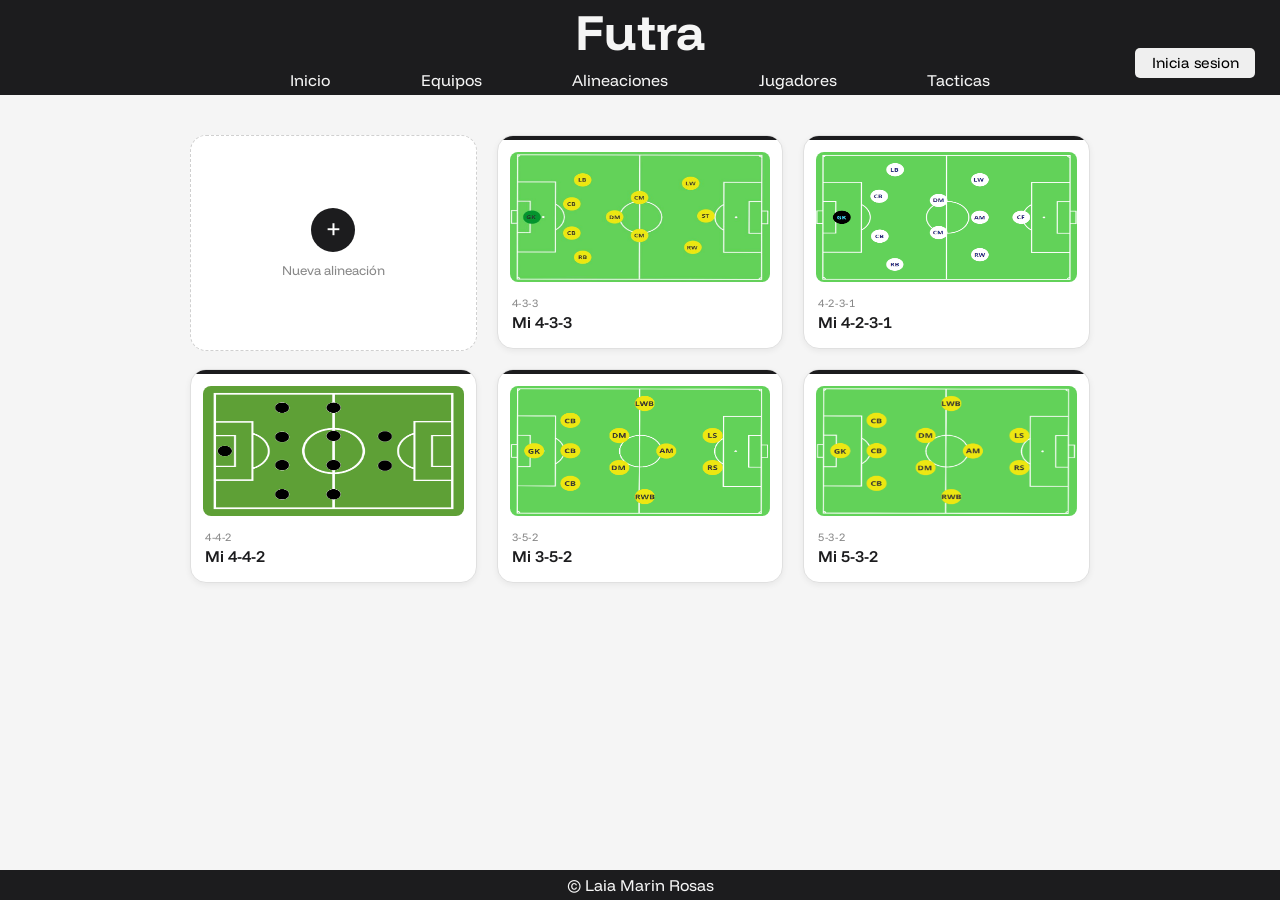
<file: alineaciones_pack/alineaciones.html>
<!DOCTYPE html>
<html lang="en">
<head>
    <meta charset="UTF-8">
    <meta name="viewport" content="width=device-width, initial-scale=1.0">
    <title>Futra - Alineaciones</title>
    <link rel="preconnect" href="https://fonts.googleapis.com">
    <link rel="preconnect" href="https://fonts.gstatic.com" crossorigin>
    <link href="https://fonts.googleapis.com/css2?family=Funnel+Display&display=swap" rel="stylesheet">
    <link rel="stylesheet" href="alineaciones.css">
</head>
<body>
    <header>
        <section class="section1_header_inicio">
            <a href="../index.html"><h1>Futra</h1></a>
            <nav>
                <ul class="lista_nav">
                    <a href="../index.html"><li>Inicio</li></a>
                    <a href="../equipos_pack/equipos.html"><li>Equipos</li></a>
                    <a href="alineaciones.html"><li class="nav_activo">Alineaciones</li></a>
                    <a href="../jugadores_pack/jugadores.html"><li>Jugadores</li></a>
                    <a href="../tacticas_pack/tacticas.html"><li>Tacticas</li></a>
                </ul>
            </nav>
        </section>
        <a href="../inicioSesion_pack/inicioSesion.html"><button class="boton_sesion">Inicia sesion</button></a>
    </header>

    <main>
        <section class="contenedor_alineaciones">

            <div class="alineaciones_grid">

                <a href="crearAlineacion/crearAlineacion.html" class="alineacion_nueva_link">
                    <div class="alineacion_nueva">
                        <div class="alineacion_nueva_circulo">
                            <span class="alineacion_plus">+</span>
                        </div>
                        <p class="alineacion_nueva_texto">Nueva alineación</p>
                    </div>
                </a>

                <!-- 4-3-3 -->
                <div class="alineacion_card">
                    <div class="alineacion_acento"></div>
                    <div class="alineacion_campo">
                        <img src="img_alineaciones/4-3-3.jpg" alt="Formación 4-3-3" class="alineacion_img">
                    </div>
                    <div class="alineacion_info">
                        <span class="alineacion_formacion">4-3-3</span>
                        <p class="alineacion_nombre">Mi 4-3-3</p>
                    </div>
                </div>

                <!-- 4-2-3-1 -->
                <div class="alineacion_card">
                    <div class="alineacion_acento"></div>
                    <div class="alineacion_campo">
                        <img src="img_alineaciones/4-2-3-1.png" alt="Formación 4-2-3-1" class="alineacion_img">
                    </div>
                    <div class="alineacion_info">
                        <span class="alineacion_formacion">4-2-3-1</span>
                        <p class="alineacion_nombre">Mi 4-2-3-1</p>
                    </div>
                </div>

                <!-- 4-4-2 -->
                <div class="alineacion_card">
                    <div class="alineacion_acento"></div>
                    <div class="alineacion_campo">
                        <img src="img_alineaciones/4-4-2.png" alt="Formación 4-4-2" class="alineacion_img">
                    </div>
                    <div class="alineacion_info">
                        <span class="alineacion_formacion">4-4-2</span>
                        <p class="alineacion_nombre">Mi 4-4-2</p>
                    </div>
                </div>

                <!-- 3-5-2 -->
                <div class="alineacion_card">
                    <div class="alineacion_acento"></div>
                    <div class="alineacion_campo">
                        <img src="img_alineaciones/3-5-2.png" alt="Formación 3-5-2" class="alineacion_img">
                    </div>
                    <div class="alineacion_info">
                        <span class="alineacion_formacion">3-5-2</span>
                        <p class="alineacion_nombre">Mi 3-5-2</p>
                    </div>
                </div>

                <!-- 5-3-2 -->
                <div class="alineacion_card">
                    <div class="alineacion_acento"></div>
                    <div class="alineacion_campo">
                        <img src="img_alineaciones/5-3-2.webp" alt="Formación 5-3-2" class="alineacion_img">
                    </div>
                    <div class="alineacion_info">
                        <span class="alineacion_formacion">5-3-2</span>
                        <p class="alineacion_nombre">Mi 5-3-2</p>
                    </div>
                </div>

            </div>
        </section>
    </main>

    <footer>
        <p class="p_footer">© Laia Marin Rosas</p>
    </footer>
</body>
</html>
</file>
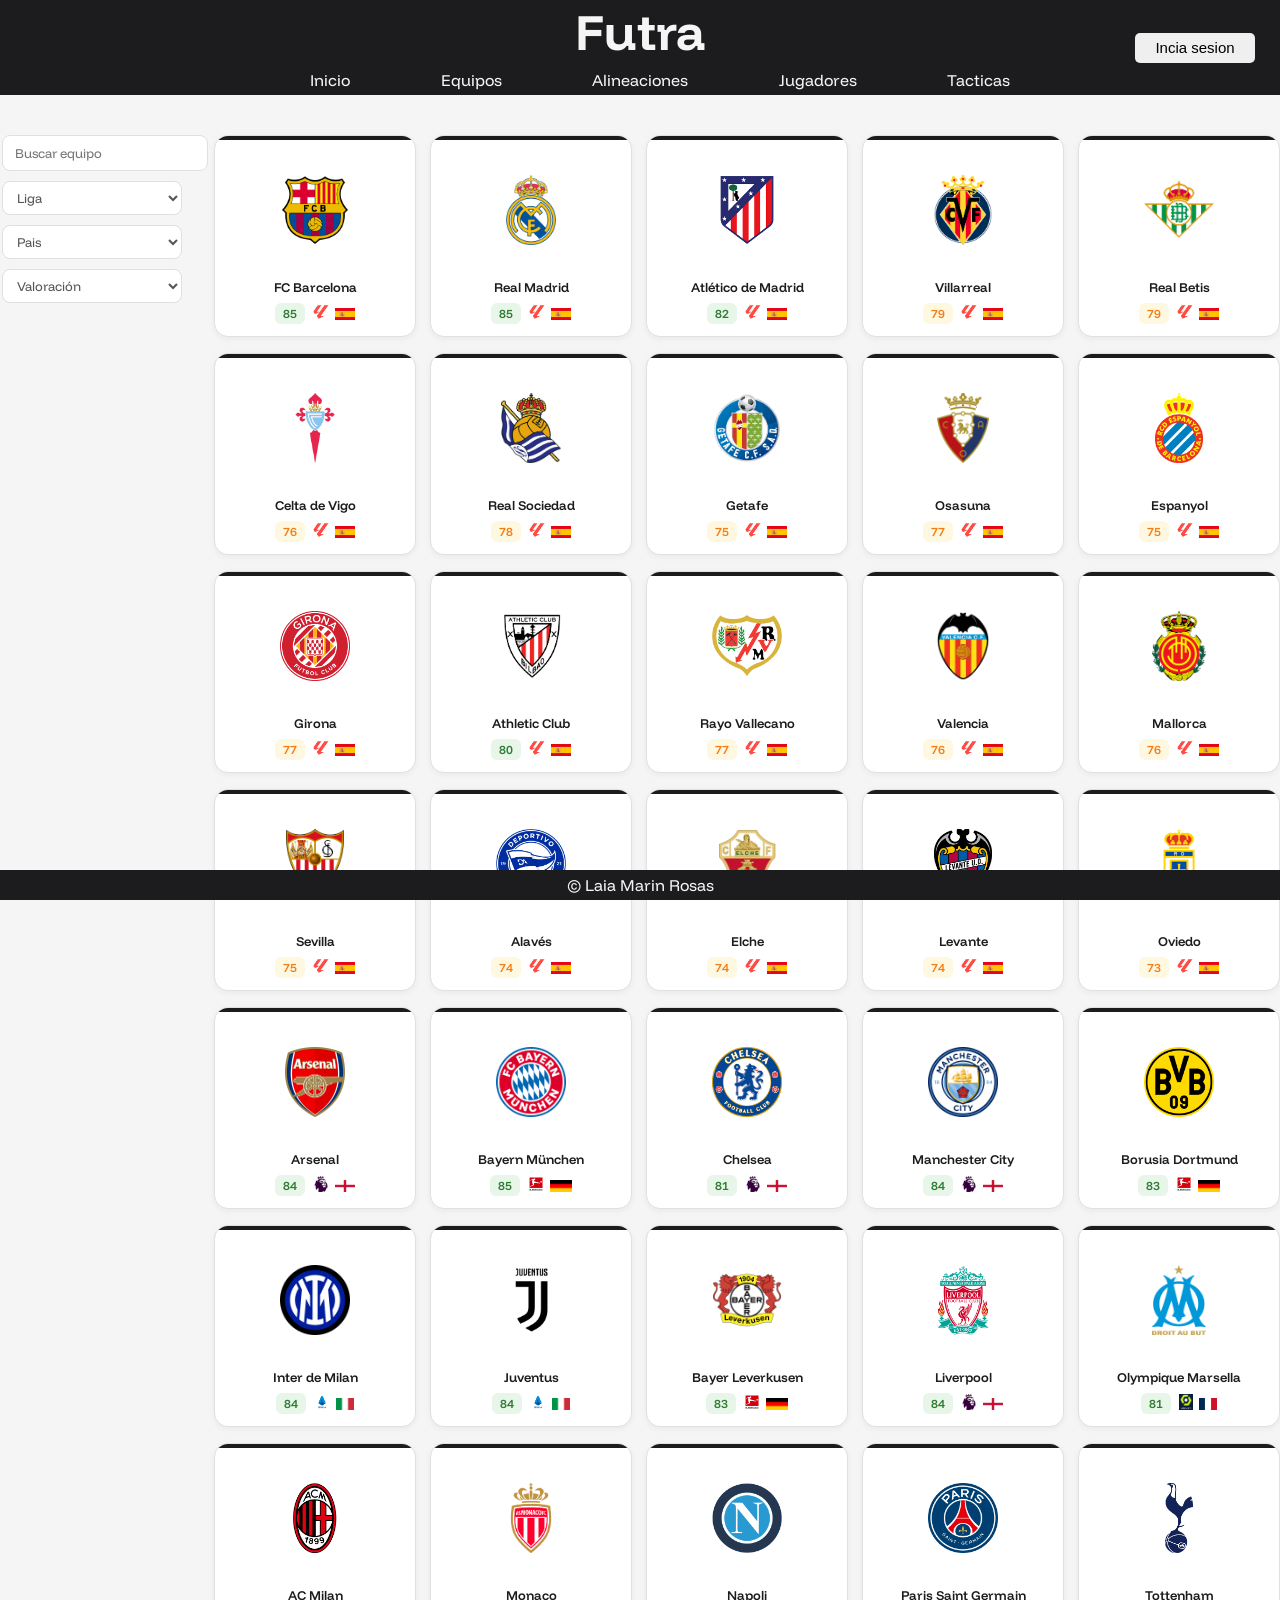
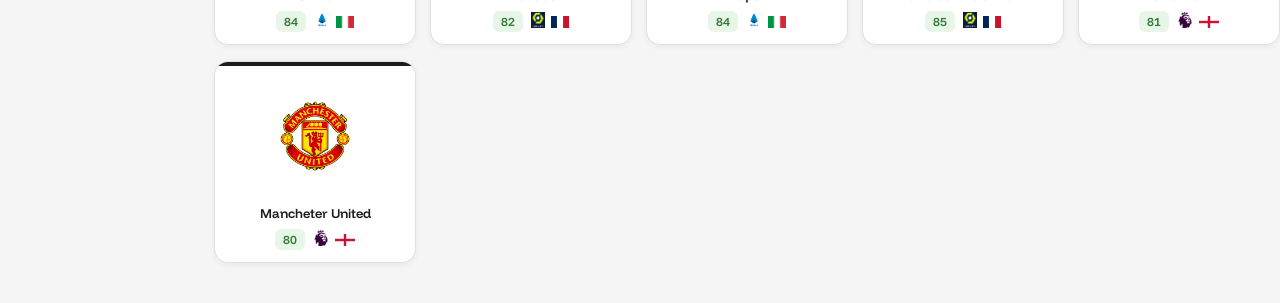
<file: equipos_pack/equipos.html>
<!DOCTYPE html>
<html lang="en">
<head>
    <meta charset="UTF-8">
    <meta name="viewport" content="width=device-width, initial-scale=1.0">
    <title>Futra</title>
    <link rel="preconnect" href="https://fonts.googleapis.com">
    <link rel="preconnect" href="https://fonts.gstatic.com" crossorigin>
    <link href="https://fonts.googleapis.com/css2?family=Funnel+Display&display=swap" rel="stylesheet">
    <link rel="stylesheet" href="equipos.css">
</head>
<body>
    <header>
        <section class="section1_headerIncio">
            <a href="../index.html"><h1>Futra</h1></a>
            <nav>
                <ul class="li_nav">
                    <a href="../index.html"><li>Inicio</li></a>
                    <a href="equipos.html"><li>Equipos</li></a>
                    <a href="../alineaciones_pack/alineaciones.html"><li>Alineaciones</li></a>
                    <a href="../jugadores_pack/jugadores.html"><li>Jugadores</li></a>
                    <a href="../tacticas_pack/tacticas.html"><li>Tacticas</li></a>
                </ul>
            </nav>
        </section>
        <a href="../inicioSesion_pack/inicioSesion.html"><button class="button_incioSesion">Incia sesion</button></a>
    </header>

    <main>

        <section class="col_filtros">
            <input class="input_filtrosEquipos" type="text" placeholder="Buscar equipo">
            <select id="filtroLiga" class="select_filtroEquipos">
                <option value="">Liga</option>
                <option value="La Liga">La Liga EASports</option>
                <option value="Premier League">Premier League</option>
                <option value="Bundesliga">Bundesliga</option>
                <option value="Serie A">Serie A</option>
                <option value="Ligue 1">Ligue 1</option>
            </select>
            <select id="filtroPais" class="select_filtroEquipos">
                <option value="">Pais</option>
                <option value="España">España</option>
                <option value="Francia">Francia</option>
                <option value="Italia">Italia</option>
                <option value="Inglaterra">Inglaterra</option>
                <option value="Alemania">Alemania</option>
            </select>
            <select id="filtroValoracion" class="select_filtroEquipos">
                <option value="">Valoración</option>
                <option value="95">+95</option>
                <option value="90">+90</option>
                <option value="85">+85</option>
                <option value="80">+80</option>
                <option value="75">+75</option>
                <option value="70">+70</option>
            </select>
        </section>

        <section class="container_escuadosEquipos">

            <div class="equipo_card">
                <div class="equipo_acento"></div>
                <div class="equipo_escudo_wrap">
                    <img src="equipos_img/barça.png" alt="Barça" class="equipo_escudo">
                </div>
                <div class="equipo_body">
                    <p class="equipo_nombre">FC Barcelona</p>
                    <div class="equipo_meta">
                        <div class="grl_equipos media80"><p>85</p></div>
                        <div class="equipo_iconos">
                            <div class="laliga_logo"><img src="ligas_img/laLigaEasports.png" alt="La Liga"></div>
                            <div class="banderaEspana"><img src="banderas_img/banderaEspana.png" alt="España"></div>
                        </div>
                    </div>
                </div>
            </div>

            <div class="equipo_card">
                <div class="equipo_acento"></div>
                <div class="equipo_escudo_wrap">
                    <img src="equipos_img/realMadrid.png" alt="Real Madrid" class="equipo_escudo">
                </div>
                <div class="equipo_body">
                    <p class="equipo_nombre">Real Madrid</p>
                    <div class="equipo_meta">
                        <div class="grl_equipos media80"><p>85</p></div>
                        <div class="equipo_iconos">
                            <div class="laliga_logo"><img src="ligas_img/laLigaEasports.png" alt="La Liga"></div>
                            <div class="banderaEspana"><img src="banderas_img/banderaEspana.png" alt="España"></div>
                        </div>
                    </div>
                </div>
            </div>

            <div class="equipo_card">
                <div class="equipo_acento"></div>
                <div class="equipo_escudo_wrap">
                    <img src="equipos_img/atleti.png" alt="Atletico de Madrid" class="equipo_escudo">
                </div>
                <div class="equipo_body">
                    <p class="equipo_nombre">Atlético de Madrid</p>
                    <div class="equipo_meta">
                        <div class="grl_equipos media80"><p>82</p></div>
                        <div class="equipo_iconos">
                            <div class="laliga_logo"><img src="ligas_img/laLigaEasports.png" alt="La Liga"></div>
                            <div class="banderaEspana"><img src="banderas_img/banderaEspana.png" alt="España"></div>
                        </div>
                    </div>
                </div>
            </div>

            <div class="equipo_card">
                <div class="equipo_acento"></div>
                <div class="equipo_escudo_wrap">
                    <img src="equipos_img/villarreal.png" alt="Villareal" class="equipo_escudo">
                </div>
                <div class="equipo_body">
                    <p class="equipo_nombre">Villarreal</p>
                    <div class="equipo_meta">
                        <div class="grl_equipos media70"><p>79</p></div>
                        <div class="equipo_iconos">
                            <div class="laliga_logo"><img src="ligas_img/laLigaEasports.png" alt="La Liga"></div>
                            <div class="banderaEspana"><img src="banderas_img/banderaEspana.png" alt="España"></div>
                        </div>
                    </div>
                </div>
            </div>

            <div class="equipo_card">
                <div class="equipo_acento"></div>
                <div class="equipo_escudo_wrap">
                    <img src="equipos_img/betis.png" alt="Betis" class="equipo_escudo">
                </div>
                <div class="equipo_body">
                    <p class="equipo_nombre">Real Betis</p>
                    <div class="equipo_meta">
                        <div class="grl_equipos media70"><p>79</p></div>
                        <div class="equipo_iconos">
                            <div class="laliga_logo"><img src="ligas_img/laLigaEasports.png" alt="La Liga"></div>
                            <div class="banderaEspana"><img src="banderas_img/banderaEspana.png" alt="España"></div>
                        </div>
                    </div>
                </div>
            </div>

            <div class="equipo_card">
                <div class="equipo_acento"></div>
                <div class="equipo_escudo_wrap">
                    <img src="equipos_img/celta.png" alt="Celta" class="equipo_escudo">
                </div>
                <div class="equipo_body">
                    <p class="equipo_nombre">Celta de Vigo</p>
                    <div class="equipo_meta">
                        <div class="grl_equipos media70"><p>76</p></div>
                        <div class="equipo_iconos">
                            <div class="laliga_logo"><img src="ligas_img/laLigaEasports.png" alt="La Liga"></div>
                            <div class="banderaEspana"><img src="banderas_img/banderaEspana.png" alt="España"></div>
                        </div>
                    </div>
                </div>
            </div>

            <div class="equipo_card">
                <div class="equipo_acento"></div>
                <div class="equipo_escudo_wrap">
                    <img src="equipos_img/realSociedad.png" alt="Real Sociedad" class="equipo_escudo">
                </div>
                <div class="equipo_body">
                    <p class="equipo_nombre">Real Sociedad</p>
                    <div class="equipo_meta">
                        <div class="grl_equipos media70"><p>78</p></div>
                        <div class="equipo_iconos">
                            <div class="laliga_logo"><img src="ligas_img/laLigaEasports.png" alt="La Liga"></div>
                            <div class="banderaEspana"><img src="banderas_img/banderaEspana.png" alt="España"></div>
                        </div>
                    </div>
                </div>
            </div>

            <div class="equipo_card">
                <div class="equipo_acento"></div>
                <div class="equipo_escudo_wrap">
                    <img src="equipos_img/getafe.png" alt="Getafe" class="equipo_escudo">
                </div>
                <div class="equipo_body">
                    <p class="equipo_nombre">Getafe</p>
                    <div class="equipo_meta">
                        <div class="grl_equipos media70"><p>75</p></div>
                        <div class="equipo_iconos">
                            <div class="laliga_logo"><img src="ligas_img/laLigaEasports.png" alt="La Liga"></div>
                            <div class="banderaEspana"><img src="banderas_img/banderaEspana.png" alt="España"></div>
                        </div>
                    </div>
                </div>
            </div>

            <div class="equipo_card">
                <div class="equipo_acento"></div>
                <div class="equipo_escudo_wrap">
                    <img src="equipos_img/osasuna.png" alt="Osasuna" class="equipo_escudo">
                </div>
                <div class="equipo_body">
                    <p class="equipo_nombre">Osasuna</p>
                    <div class="equipo_meta">
                        <div class="grl_equipos media70"><p>77</p></div>
                        <div class="equipo_iconos">
                            <div class="laliga_logo"><img src="ligas_img/laLigaEasports.png" alt="La Liga"></div>
                            <div class="banderaEspana"><img src="banderas_img/banderaEspana.png" alt="España"></div>
                        </div>
                    </div>
                </div>
            </div>

            <div class="equipo_card">
                <div class="equipo_acento"></div>
                <div class="equipo_escudo_wrap">
                    <img src="equipos_img/espanyol.png" alt="Espanyol" class="equipo_escudo">
                </div>
                <div class="equipo_body">
                    <p class="equipo_nombre">Espanyol</p>
                    <div class="equipo_meta">
                        <div class="grl_equipos media70"><p>75</p></div>
                        <div class="equipo_iconos">
                            <div class="laliga_logo"><img src="ligas_img/laLigaEasports.png" alt="La Liga"></div>
                            <div class="banderaEspana"><img src="banderas_img/banderaEspana.png" alt="España"></div>
                        </div>
                    </div>
                </div>
            </div>

            <div class="equipo_card">
                <div class="equipo_acento"></div>
                <div class="equipo_escudo_wrap">
                    <img src="equipos_img/girona.png" alt="Girona" class="equipo_escudo">
                </div>
                <div class="equipo_body">
                    <p class="equipo_nombre">Girona</p>
                    <div class="equipo_meta">
                        <div class="grl_equipos media70"><p>77</p></div>
                        <div class="equipo_iconos">
                            <div class="laliga_logo"><img src="ligas_img/laLigaEasports.png" alt="La Liga"></div>
                            <div class="banderaEspana"><img src="banderas_img/banderaEspana.png" alt="España"></div>
                        </div>
                    </div>
                </div>
            </div>

            <div class="equipo_card">
                <div class="equipo_acento"></div>
                <div class="equipo_escudo_wrap">
                    <img src="equipos_img/athletic.png" alt="Athletic Club" class="equipo_escudo">
                </div>
                <div class="equipo_body">
                    <p class="equipo_nombre">Athletic Club</p>
                    <div class="equipo_meta">
                        <div class="grl_equipos media80"><p>80</p></div>
                        <div class="equipo_iconos">
                            <div class="laliga_logo"><img src="ligas_img/laLigaEasports.png" alt="La Liga"></div>
                            <div class="banderaEspana"><img src="banderas_img/banderaEspana.png" alt="España"></div>
                        </div>
                    </div>
                </div>
            </div>

            <div class="equipo_card">
                <div class="equipo_acento"></div>
                <div class="equipo_escudo_wrap">
                    <img src="equipos_img/rayoVallecano.png" alt="Rayo Vallecano" class="equipo_escudo">
                </div>
                <div class="equipo_body">
                    <p class="equipo_nombre">Rayo Vallecano</p>
                    <div class="equipo_meta">
                        <div class="grl_equipos media70"><p>77</p></div>
                        <div class="equipo_iconos">
                            <div class="laliga_logo"><img src="ligas_img/laLigaEasports.png" alt="La Liga"></div>
                            <div class="banderaEspana"><img src="banderas_img/banderaEspana.png" alt="España"></div>
                        </div>
                    </div>
                </div>
            </div>

            <div class="equipo_card">
                <div class="equipo_acento"></div>
                <div class="equipo_escudo_wrap">
                    <img src="equipos_img/valencia.png" alt="Valencia" class="equipo_escudo">
                </div>
                <div class="equipo_body">
                    <p class="equipo_nombre">Valencia</p>
                    <div class="equipo_meta">
                        <div class="grl_equipos media70"><p>76</p></div>
                        <div class="equipo_iconos">
                            <div class="laliga_logo"><img src="ligas_img/laLigaEasports.png" alt="La Liga"></div>
                            <div class="banderaEspana"><img src="banderas_img/banderaEspana.png" alt="España"></div>
                        </div>
                    </div>
                </div>
            </div>

            <div class="equipo_card">
                <div class="equipo_acento"></div>
                <div class="equipo_escudo_wrap">
                    <img src="equipos_img/mallorca.png" alt="Mallorca" class="equipo_escudo">
                </div>
                <div class="equipo_body">
                    <p class="equipo_nombre">Mallorca</p>
                    <div class="equipo_meta">
                        <div class="grl_equipos media70"><p>76</p></div>
                        <div class="equipo_iconos">
                            <div class="laliga_logo"><img src="ligas_img/laLigaEasports.png" alt="La Liga"></div>
                            <div class="banderaEspana"><img src="banderas_img/banderaEspana.png" alt="España"></div>
                        </div>
                    </div>
                </div>
            </div>

            <div class="equipo_card">
                <div class="equipo_acento"></div>
                <div class="equipo_escudo_wrap">
                    <img src="equipos_img/sevilla.png" alt="Sevilla" class="equipo_escudo">
                </div>
                <div class="equipo_body">
                    <p class="equipo_nombre">Sevilla</p>
                    <div class="equipo_meta">
                        <div class="grl_equipos media70"><p>75</p></div>
                        <div class="equipo_iconos">
                            <div class="laliga_logo"><img src="ligas_img/laLigaEasports.png" alt="La Liga"></div>
                            <div class="banderaEspana"><img src="banderas_img/banderaEspana.png" alt="España"></div>
                        </div>
                    </div>
                </div>
            </div>

            <div class="equipo_card">
                <div class="equipo_acento"></div>
                <div class="equipo_escudo_wrap">
                    <img src="equipos_img/alaves.png" alt="Alaves" class="equipo_escudo">
                </div>
                <div class="equipo_body">
                    <p class="equipo_nombre">Alavés</p>
                    <div class="equipo_meta">
                        <div class="grl_equipos media70"><p>74</p></div>
                        <div class="equipo_iconos">
                            <div class="laliga_logo"><img src="ligas_img/laLigaEasports.png" alt="La Liga"></div>
                            <div class="banderaEspana"><img src="banderas_img/banderaEspana.png" alt="España"></div>
                        </div>
                    </div>
                </div>
            </div>

            <div class="equipo_card">
                <div class="equipo_acento"></div>
                <div class="equipo_escudo_wrap">
                    <img src="equipos_img/elche.png" alt="Elche" class="equipo_escudo">
                </div>
                <div class="equipo_body">
                    <p class="equipo_nombre">Elche</p>
                    <div class="equipo_meta">
                        <div class="grl_equipos media70"><p>74</p></div>
                        <div class="equipo_iconos">
                            <div class="laliga_logo"><img src="ligas_img/laLigaEasports.png" alt="La Liga"></div>
                            <div class="banderaEspana"><img src="banderas_img/banderaEspana.png" alt="España"></div>
                        </div>
                    </div>
                </div>
            </div>

            <div class="equipo_card">
                <div class="equipo_acento"></div>
                <div class="equipo_escudo_wrap">
                    <img src="equipos_img/levante.png" alt="Levante" class="equipo_escudo">
                </div>
                <div class="equipo_body">
                    <p class="equipo_nombre">Levante</p>
                    <div class="equipo_meta">
                        <div class="grl_equipos media70"><p>74</p></div>
                        <div class="equipo_iconos">
                            <div class="laliga_logo"><img src="ligas_img/laLigaEasports.png" alt="La Liga"></div>
                            <div class="banderaEspana"><img src="banderas_img/banderaEspana.png" alt="España"></div>
                        </div>
                    </div>
                </div>
            </div>

            <div class="equipo_card">
                <div class="equipo_acento"></div>
                <div class="equipo_escudo_wrap">
                    <img src="equipos_img/oviedo.png" alt="Oviedo" class="equipo_escudo">
                </div>
                <div class="equipo_body">
                    <p class="equipo_nombre">Oviedo</p>
                    <div class="equipo_meta">
                        <div class="grl_equipos media70"><p>73</p></div>
                        <div class="equipo_iconos">
                            <div class="laliga_logo"><img src="ligas_img/laLigaEasports.png" alt="La Liga"></div>
                            <div class="banderaEspana"><img src="banderas_img/banderaEspana.png" alt="España"></div>
                        </div>
                    </div>
                </div>
            </div>

            <div class="equipo_card">
                <div class="equipo_acento"></div>
                <div class="equipo_escudo_wrap">
                    <img src="equipos_img/arsenal.png" alt="Arsenal" class="equipo_escudo">
                </div>
                <div class="equipo_body">
                    <p class="equipo_nombre">Arsenal</p>
                    <div class="equipo_meta">
                        <div class="grl_equipos media80"><p>84</p></div>
                        <div class="equipo_iconos">
                            <div class="laliga_logo"><img src="ligas_img/premier.png" alt="Premier League"></div>
                            <div class="banderaEspana"><img src="banderas_img/inglaterra.png" alt="Inglaterra"></div>
                        </div>
                    </div>
                </div>
            </div>

            <div class="equipo_card">
                <div class="equipo_acento"></div>
                <div class="equipo_escudo_wrap">
                    <img src="equipos_img/bayern.png" alt="Bayern" class="equipo_escudo">
                </div>
                <div class="equipo_body">
                    <p class="equipo_nombre">Bayern München</p>
                    <div class="equipo_meta">
                        <div class="grl_equipos media80"><p>85</p></div>
                        <div class="equipo_iconos">
                            <div class="laliga_logo"><img src="ligas_img/bundesliga.png" alt="Bundesliga"></div>
                            <div class="banderaEspana"><img src="banderas_img/alemania.avif" alt="Alemania"></div>
                        </div>
                    </div>
                </div>
            </div>

            <div class="equipo_card">
                <div class="equipo_acento"></div>
                <div class="equipo_escudo_wrap">
                    <img src="equipos_img/chelsea.png" alt="chelsea" class="equipo_escudo">
                </div>
                <div class="equipo_body">
                    <p class="equipo_nombre">Chelsea</p>
                    <div class="equipo_meta">
                        <div class="grl_equipos media80"><p>81</p></div>
                        <div class="equipo_iconos">
                            <div class="laliga_logo"><img src="ligas_img/premier.png" alt="Premier League"></div>
                            <div class="banderaEspana"><img src="banderas_img/inglaterra.png" alt="Inglaterra"></div>
                        </div>
                    </div>
                </div>
            </div>

            <div class="equipo_card">
                <div class="equipo_acento"></div>
                <div class="equipo_escudo_wrap">
                    <img src="equipos_img/city.png" alt="city" class="equipo_escudo">
                </div>
                <div class="equipo_body">
                    <p class="equipo_nombre">Manchester City</p>
                    <div class="equipo_meta">
                        <div class="grl_equipos media80"><p>84</p></div>
                        <div class="equipo_iconos">
                            <div class="laliga_logo"><img src="ligas_img/premier.png" alt="Premier League"></div>
                            <div class="banderaEspana"><img src="banderas_img/inglaterra.png" alt="Inglaterra"></div>
                        </div>
                    </div>
                </div>
            </div>

            <div class="equipo_card">
                <div class="equipo_acento"></div>
                <div class="equipo_escudo_wrap">
                    <img src="equipos_img/dortmund.png" alt="Borusia Dortmund" class="equipo_escudo">
                </div>
                <div class="equipo_body">
                    <p class="equipo_nombre">Borusia Dortmund</p>
                    <div class="equipo_meta">
                        <div class="grl_equipos media80"><p>83</p></div>
                        <div class="equipo_iconos">
                            <div class="laliga_logo"><img src="ligas_img/bundesliga.png" alt="Bundesliga"></div>
                            <div class="banderaEspana"><img src="banderas_img/alemania.avif" alt="Alemania"></div>
                        </div>
                    </div>
                </div>
            </div>

            <div class="equipo_card">
                <div class="equipo_acento"></div>
                <div class="equipo_escudo_wrap">
                    <img src="equipos_img/inter.png" alt="Inter Milan" class="equipo_escudo">
                </div>
                <div class="equipo_body">
                    <p class="equipo_nombre">Inter de Milan</p>
                    <div class="equipo_meta">
                        <div class="grl_equipos media80"><p>84</p></div>
                        <div class="equipo_iconos">
                            <div class="laliga_logo"><img src="ligas_img/seriea.png" alt="Serie A"></div>
                            <div class="banderaEspana"><img src="banderas_img/italia.webp" alt="Italia"></div>
                        </div>
                    </div>
                </div>
            </div>

            <div class="equipo_card">
                <div class="equipo_acento"></div>
                <div class="equipo_escudo_wrap">
                    <img src="equipos_img/juve.png" alt="Juventus" class="equipo_escudo">
                </div>
                <div class="equipo_body">
                    <p class="equipo_nombre">Juventus</p>
                    <div class="equipo_meta">
                        <div class="grl_equipos media80"><p>84</p></div>
                        <div class="equipo_iconos">
                            <div class="laliga_logo"><img src="ligas_img/seriea.png" alt="Serie A"></div>
                            <div class="banderaEspana"><img src="banderas_img/italia.webp" alt="Italia"></div>
                        </div>
                    </div>
                </div>
            </div>

            <div class="equipo_card">
                <div class="equipo_acento"></div>
                <div class="equipo_escudo_wrap">
                    <img src="equipos_img/leverkusen.png" alt="leverkusen" class="equipo_escudo">
                </div>
                <div class="equipo_body">
                    <p class="equipo_nombre">Bayer Leverkusen</p>
                    <div class="equipo_meta">
                        <div class="grl_equipos media80"><p>83</p></div>
                        <div class="equipo_iconos">
                            <div class="laliga_logo"><img src="ligas_img/bundesliga.png" alt="Bundesliga"></div>
                            <div class="banderaEspana"><img src="banderas_img/alemania.avif" alt="Alemania"></div>
                        </div>
                    </div>
                </div>
            </div>

            <div class="equipo_card">
                <div class="equipo_acento"></div>
                <div class="equipo_escudo_wrap">
                    <img src="equipos_img/liverpool.png" alt="liverpool" class="equipo_escudo">
                </div>
                <div class="equipo_body">
                    <p class="equipo_nombre">Liverpool</p>
                    <div class="equipo_meta">
                        <div class="grl_equipos media80"><p>84</p></div>
                        <div class="equipo_iconos">
                            <div class="laliga_logo"><img src="ligas_img/premier.png" alt="Premier League"></div>
                            <div class="banderaEspana"><img src="banderas_img/inglaterra.png" alt="Inglaterra"></div>
                        </div>
                    </div>
                </div>
            </div>

            <div class="equipo_card">
                <div class="equipo_acento"></div>
                <div class="equipo_escudo_wrap">
                    <img src="equipos_img/masella.png" alt="marsella" class="equipo_escudo">
                </div>
                <div class="equipo_body">
                    <p class="equipo_nombre">Olympique Marsella</p>
                    <div class="equipo_meta">
                        <div class="grl_equipos media80"><p>81</p></div>
                        <div class="equipo_iconos">
                            <div class="laliga_logo"><img src="ligas_img/ligue1.png" alt="Ligue 1"></div>
                            <div class="banderaEspana"><img src="banderas_img/francia.webp" alt="Francia"></div>
                        </div>
                    </div>
                </div>
            </div>

            <div class="equipo_card">
                <div class="equipo_acento"></div>
                <div class="equipo_escudo_wrap">
                    <img src="equipos_img/milan.png" alt="Milan" class="equipo_escudo">
                </div>
                <div class="equipo_body">
                    <p class="equipo_nombre">AC Milan</p>
                    <div class="equipo_meta">
                        <div class="grl_equipos media80"><p>84</p></div>
                        <div class="equipo_iconos">
                            <div class="laliga_logo"><img src="ligas_img/seriea.png" alt="Serie A"></div>
                            <div class="banderaEspana"><img src="banderas_img/italia.webp" alt="Italia"></div>
                        </div>
                    </div>
                </div>
            </div>

            <div class="equipo_card">
                <div class="equipo_acento"></div>
                <div class="equipo_escudo_wrap">
                    <img src="equipos_img/monaco.png" alt="monaco" class="equipo_escudo">
                </div>
                <div class="equipo_body">
                    <p class="equipo_nombre">Monaco</p>
                    <div class="equipo_meta">
                        <div class="grl_equipos media80"><p>82</p></div>
                        <div class="equipo_iconos">
                            <div class="laliga_logo"><img src="ligas_img/ligue1.png" alt="Ligue 1"></div>
                            <div class="banderaEspana"><img src="banderas_img/francia.webp" alt="Francia"></div>
                        </div>
                    </div>
                </div>
            </div>

            <div class="equipo_card">
                <div class="equipo_acento"></div>
                <div class="equipo_escudo_wrap">
                    <img src="equipos_img/napoli.png" alt="napoli" class="equipo_escudo">
                </div>
                <div class="equipo_body">
                    <p class="equipo_nombre">Napoli</p>
                    <div class="equipo_meta">
                        <div class="grl_equipos media80"><p>84</p></div>
                        <div class="equipo_iconos">
                            <div class="laliga_logo"><img src="ligas_img/seriea.png" alt="Serie A"></div>
                            <div class="banderaEspana"><img src="banderas_img/italia.webp" alt="Italia"></div>
                        </div>
                    </div>
                </div>
            </div>

            <div class="equipo_card">
                <div class="equipo_acento"></div>
                <div class="equipo_escudo_wrap">
                    <img src="equipos_img/psg.png" alt="Paris Saint Germain" class="equipo_escudo">
                </div>
                <div class="equipo_body">
                    <p class="equipo_nombre">Paris Saint Germain</p>
                    <div class="equipo_meta">
                        <div class="grl_equipos media80"><p>85</p></div>
                        <div class="equipo_iconos">
                            <div class="laliga_logo"><img src="ligas_img/ligue1.png" alt="Ligue 1"></div>
                            <div class="banderaEspana"><img src="banderas_img/francia.webp" alt="Francia"></div>
                        </div>
                    </div>
                </div>
            </div>

            <div class="equipo_card">
                <div class="equipo_acento"></div>
                <div class="equipo_escudo_wrap">
                    <img src="equipos_img/tottenham.png" alt="tottenham" class="equipo_escudo">
                </div>
                <div class="equipo_body">
                    <p class="equipo_nombre">Tottenham</p>
                    <div class="equipo_meta">
                        <div class="grl_equipos media80"><p>81</p></div>
                        <div class="equipo_iconos">
                            <div class="laliga_logo"><img src="ligas_img/premier.png" alt="Premier League"></div>
                            <div class="banderaEspana"><img src="banderas_img/inglaterra.png" alt="Inglaterra"></div>
                        </div>
                    </div>
                </div>
            </div>
            
            <div class="equipo_card">
                <div class="equipo_acento"></div>
                <div class="equipo_escudo_wrap">
                    <img src="equipos_img/united.png" alt="Mancheter United" class="equipo_escudo">
                </div>
                <div class="equipo_body">
                    <p class="equipo_nombre">Mancheter United</p>
                    <div class="equipo_meta">
                        <div class="grl_equipos media80"><p>80</p></div>
                        <div class="equipo_iconos">
                            <div class="laliga_logo"><img src="ligas_img/premier.png" alt="Premier League"></div>
                            <div class="banderaEspana"><img src="banderas_img/inglaterra.png" alt="Inglaterra"></div>
                        </div>
                    </div>
                </div>
            </div>

        </section>
    </main>

    <footer>
        <p class="p_footer">© Laia Marin Rosas</p>
    </footer>

    <script src="equipos.js"></script>
</body>
</html>
</file>
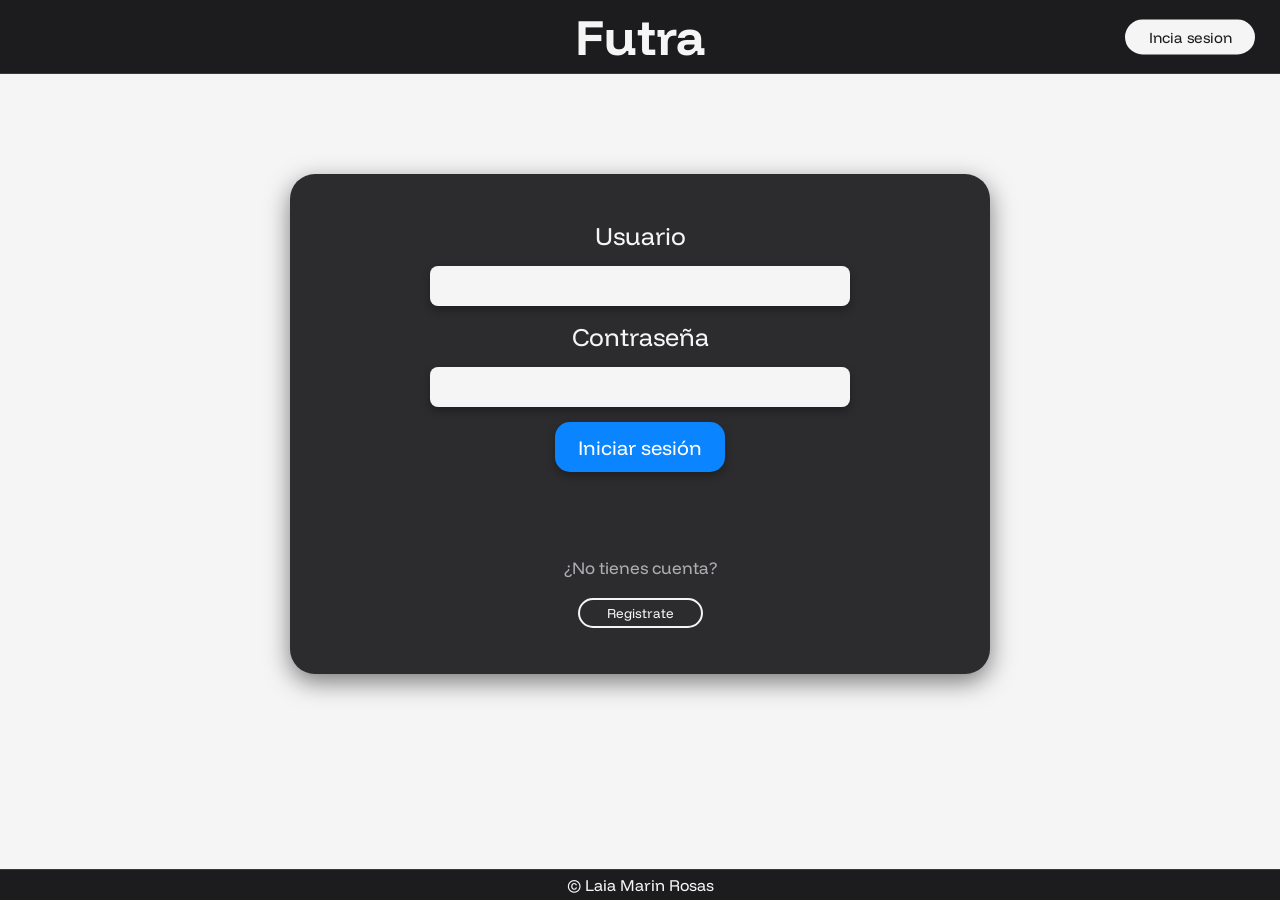
<file: inicioSesion_pack/inicioSesion.html>
<!DOCTYPE html>
<html lang="en">
<head>
    <meta charset="UTF-8">
    <meta name="viewport" content="width=device-width, initial-scale=1.0">
    <title>Futra</title>
    <link rel="preconnect" href="https://fonts.googleapis.com">
    <link rel="preconnect" href="https://fonts.gstatic.com" crossorigin>
    <link href="https://fonts.googleapis.com/css2?family=Funnel+Display&display=swap" rel="stylesheet">
    <link rel="stylesheet" href="incioSesion.css">
</head>
<body>
    <header>
        <section class="section1_headerIncio">
            <a href="../index.html"><h1>Futra</h1></a>
        
        <button class="button_incioSesion">Incia sesion</button>
    </header>

    <main>
        <form class="form_inicioSesion">
            <label>Usuario</label>
            <input type="text">

            <label>Contraseña</label>
            <input type="password">

            <button class="button_inciaSesion" type="submit">Iniciar sesión</button>

            <p class="p_incioSesion">¿No tienes cuenta?</p> <a href="registrate.html"><button class="button_registrate">Registrate</button></a>
        </form>
    </main>
    
    <footer>
        <p class="p_footer">© Laia Marin Rosas</p>
    </footer>
</body>
</html>
</file>
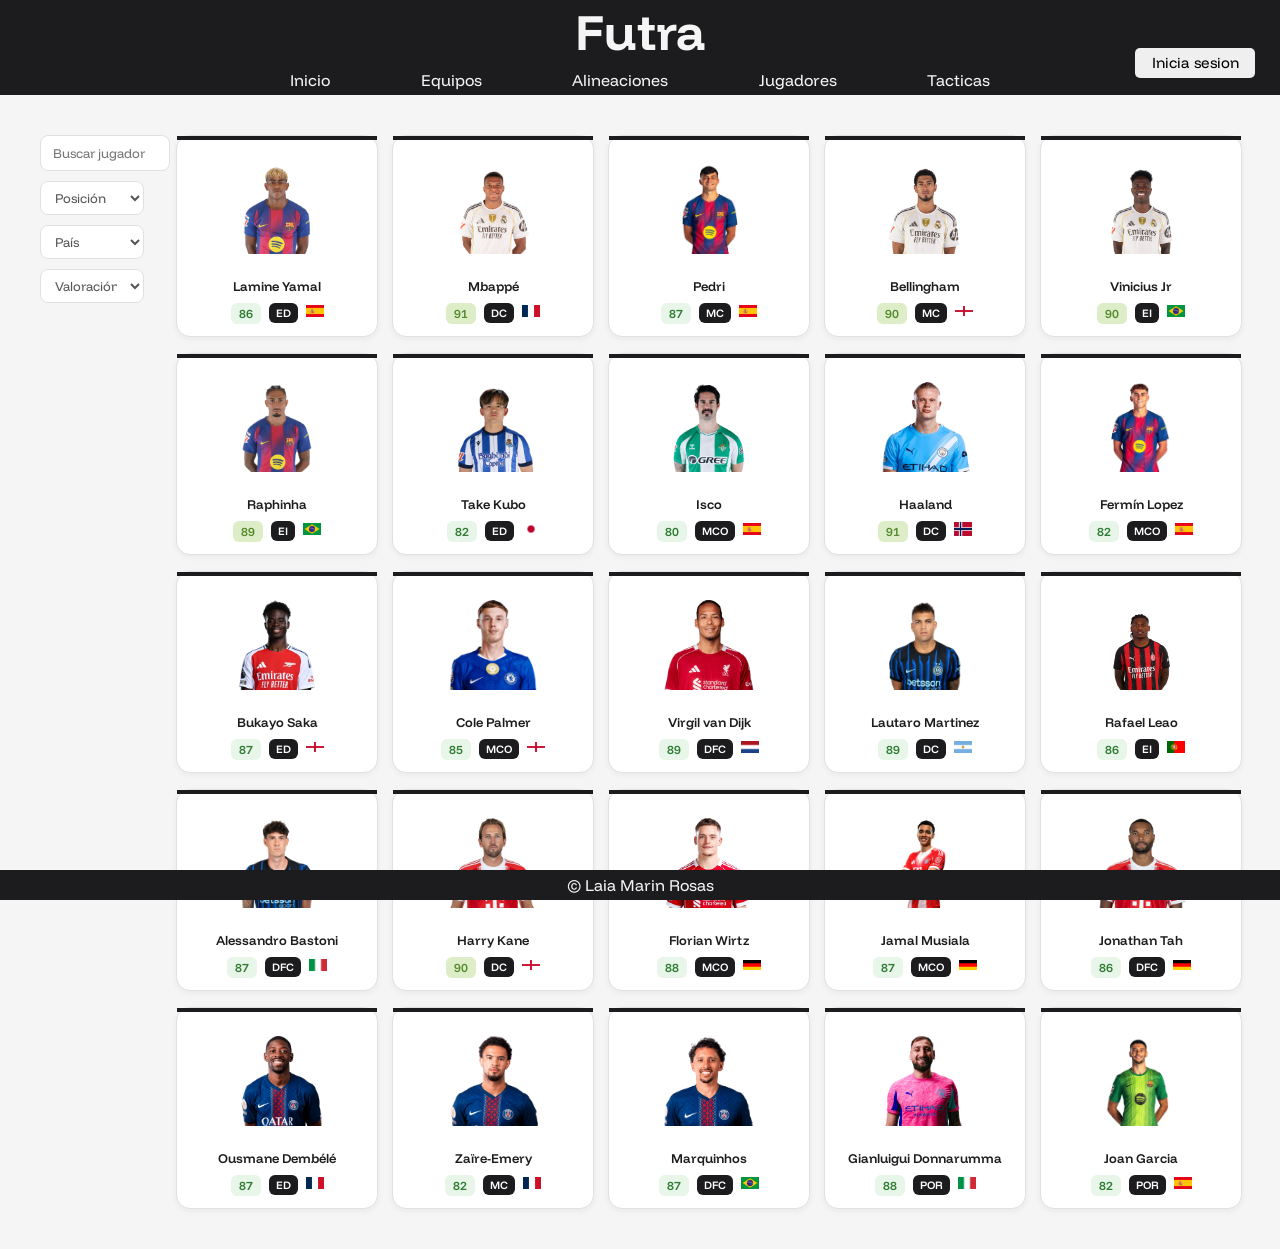
<file: jugadores_pack/jugadores.html>
<!DOCTYPE html>
<html lang="en">
<head>
    <meta charset="UTF-8">
    <meta name="viewport" content="width=device-width, initial-scale=1.0">
    <title>Futra</title>

    <link rel="preconnect" href="https://fonts.googleapis.com">
    <link rel="preconnect" href="https://fonts.gstatic.com" crossorigin>

    <link href="https://fonts.googleapis.com/css2?family=Funnel+Display&display=swap" rel="stylesheet">

    <link rel="stylesheet" href="jugadores.css">
</head>

<body>

    <header>

        <section class="section1_headerIncio">

            <a href="../index.html">
                <h1>Futra</h1>
            </a>

            <nav>
                <ul class="li_nav">

                    <a href="../index.html"><li>Inicio</li></a>

                    <a href="../equipos_pack/equipos.html"><li>Equipos</li></a>

                    <a href="../alineaciones_pack/alineaciones.html"><li>Alineaciones</li></a>

                    <a href="jugadores.html"><li>Jugadores</li></a>

                    <a href="../tacticas_pack/tacticas.html"><li>Tacticas</li></a>

                </ul>
            </nav>

        </section>

        <a href="../inicioSesion_pack/inicioSesion.html">
            <button class="button_incioSesion">Inicia sesion</button>
        </a>

    </header>

    <main>

        <!-- filtros -->
        <section class="col_filtros">

            <input class="input_filtrosJugadores" type="text" placeholder="Buscar jugador">

            <select class="select_filtroJugadores">
                <option value="">Posición</option>
                <option value="POR">Portero</option>
                <option value="DFC">Defensa</option>
                <option value="MC MCO">Centrocampista</option>
                <option value="EI ED DC">Delantero</option>
            </select>

            <select class="select_filtroJugadores">
                <option value="">País</option>
                <option value="españa">España</option>
                <option value="francia">Francia</option>
                <option value="brasil">Brasil</option>
                <option value="inglaterra">Inglaterra</option>
                <option value="japon">Japón</option>
                <option value="noruega">Noruega</option>
                <option value="holanda">Holanda</option>
                <option value="argentina">Argentina</option>
                <option value="portugal">Portugal</option>
                <option value="italia">Italia</option>
                <option value="alemania">Alemania</option>
            </select>

            <select class="select_filtroJugadores">
                <option value="">Valoración</option>
                <option value="90">+90</option>
                <option value="85">+85</option>
                <option value="80">+80</option>
                <option value="75">+75</option>
            </select>

        </section>

        <!-- jugadores -->
        <section class="container_jugadores">

            <!-- jugador -->
            <div class="jugador_card">
                <div class="jugador_acento"></div>
                <div class="jugador_img_wrap">
                    <img src="jugadores_img/lamine.png" alt="Lamine Yamal" class="jugador_img">
                </div>
                <div class="jugador_body">
                    <p class="jugador_nombre">Lamine Yamal</p>
                    <div class="jugador_meta">
                        <div class="grl_jugador media80">
                            <p>86</p>
                        </div>
                        <div class="posicion_jugador">
                            <p>ED</p>
                        </div>
                        <div class="banderaJugador">
                            <img src="paises_img/españa.png" alt="españa">
                        </div>
                    </div>

                </div>

            </div>

            <!-- jugador -->
            <div class="jugador_card">
                <div class="jugador_acento"></div>
                <div class="jugador_img_wrap">
                    <img src="jugadores_img/mbappe.png" alt="Mbappe" class="jugador_img">
                </div>
                <div class="jugador_body">
                    <p class="jugador_nombre">Mbappé</p>
                    <div class="jugador_meta">
                        <div class="grl_jugador media90">
                            <p>91</p>
                        </div>
                        <div class="posicion_jugador">
                            <p>DC</p>
                        </div>
                        <div class="banderaJugador">
                            <img src="paises_img/francia.webp" alt="francia">
                        </div>
                    </div>
                </div>
            </div>

            <!-- jugador -->
            <div class="jugador_card">
                <div class="jugador_acento"></div>
                <div class="jugador_img_wrap">
                    <img src="jugadores_img/pedri.webp" alt="Pedri" class="jugador_img">
                </div>
                <div class="jugador_body">
                    <p class="jugador_nombre">Pedri</p>
                    <div class="jugador_meta">
                        <div class="grl_jugador media80">
                            <p>87</p>
                        </div>
                        <div class="posicion_jugador">
                            <p>MC</p>
                        </div>
                        <div class="banderaJugador">
                            <img src="paises_img/españa.png" alt="españa">
                        </div>
                    </div>
                </div>
            </div>

            <!-- jugador -->
            <div class="jugador_card">
                <div class="jugador_acento"></div>
                <div class="jugador_img_wrap">
                    <img src="jugadores_img/jude.png" alt="Bellingham" class="jugador_img">
                </div>
                <div class="jugador_body">
                    <p class="jugador_nombre">Bellingham</p>
                    <div class="jugador_meta">
                        <div class="grl_jugador media90">
                            <p>90</p>
                        </div>
                        <div class="posicion_jugador">
                            <p>MC</p>
                        </div>
                        <div class="banderaJugador">
                            <img src="paises_img/inglaterra.png" alt="inglaterra">
                        </div>
                    </div>
                </div>
            </div>

            <!-- jugador -->
            <div class="jugador_card">
                <div class="jugador_acento"></div>
                <div class="jugador_img_wrap">
                    <img src="jugadores_img/vini.png" alt="Vinicius" class="jugador_img">
                </div>
                <div class="jugador_body">
                    <p class="jugador_nombre">Vinicius Jr</p>
                    <div class="jugador_meta">
                        <div class="grl_jugador media90">
                            <p>90</p>
                        </div>
                        <div class="posicion_jugador">
                            <p>EI</p>
                        </div>
                        <div class="banderaJugador">
                            <img src="paises_img/brasil.png" alt="brasil">
                        </div>
                    </div>
                </div>
            </div>

            <!-- jugador -->
            <div class="jugador_card">
                <div class="jugador_acento"></div>
                <div class="jugador_img_wrap">
                    <img src="jugadores_img/raphinha.png" alt="raphinha" class="jugador_img">
                </div>
                <div class="jugador_body">
                    <p class="jugador_nombre">Raphinha</p>
                    <div class="jugador_meta">
                        <div class="grl_jugador media90">
                            <p>89</p>
                        </div>
                        <div class="posicion_jugador">
                            <p>EI</p>
                        </div>
                        <div class="banderaJugador">
                            <img src="paises_img/brasil.png" alt="brasil">
                        </div>
                    </div>
                </div>
            </div>

            <!-- jugador -->
            <div class="jugador_card">
                <div class="jugador_acento"></div>
                <div class="jugador_img_wrap">
                    <img src="jugadores_img/take.png" alt="Takefusa Kubo" class="jugador_img">
                </div>
                <div class="jugador_body">
                    <p class="jugador_nombre">Take Kubo</p>
                    <div class="jugador_meta">
                        <div class="grl_jugador media80">
                            <p>82</p>
                        </div>
                        <div class="posicion_jugador">
                            <p>ED</p>
                        </div>
                        <div class="banderaJugador">
                            <img src="paises_img/japon.png" alt="japon">
                        </div>
                    </div>
                </div>
            </div>

            <!-- jugador -->
            <div class="jugador_card">
                <div class="jugador_acento"></div>
                <div class="jugador_img_wrap">
                    <img src="jugadores_img/isco.png" alt="isco" class="jugador_img">
                </div>
                <div class="jugador_body">
                    <p class="jugador_nombre">Isco</p>
                    <div class="jugador_meta">
                        <div class="grl_jugador media80">
                            <p>80</p>
                        </div>
                        <div class="posicion_jugador">
                            <p>MCO</p>
                        </div>
                        <div class="banderaJugador">
                            <img src="paises_img/españa.png" alt="españa">
                        </div>
                    </div>
                </div>
            </div>

            <!-- jugador -->
            <div class="jugador_card">
                <div class="jugador_acento"></div>
                <div class="jugador_img_wrap">
                    <img src="jugadores_img/haaland.webp" alt="Erling Haaland" class="jugador_img">
                </div>
                <div class="jugador_body">
                    <p class="jugador_nombre">Haaland</p>
                    <div class="jugador_meta">
                        <div class="grl_jugador media90">
                            <p>91</p>
                        </div>
                        <div class="posicion_jugador">
                            <p>DC</p>
                        </div>
                        <div class="banderaJugador">
                            <img src="paises_img/noruega.webp" alt="noruega">
                        </div>
                    </div>
                </div>
            </div>

            <!-- jugador -->
            <div class="jugador_card">
                <div class="jugador_acento"></div>
                <div class="jugador_img_wrap">
                    <img src="jugadores_img/fermin.webp" alt="Fermin Lopez" class="jugador_img">
                </div>
                <div class="jugador_body">
                    <p class="jugador_nombre">Fermín Lopez</p>
                    <div class="jugador_meta">
                        <div class="grl_jugador media80">
                            <p>82</p>
                        </div>
                        <div class="posicion_jugador">
                            <p>MCO</p>
                        </div>
                        <div class="banderaJugador">
                            <img src="paises_img/españa.png" alt="españa">
                        </div>
                    </div>
                </div>
            </div>

            <!-- jugador -->
            <div class="jugador_card">
                <div class="jugador_acento"></div>
                <div class="jugador_img_wrap">
                    <img src="jugadores_img/saka.webp" alt="Bukayo Saka" class="jugador_img">
                </div>
                <div class="jugador_body">
                    <p class="jugador_nombre">Bukayo Saka</p>
                    <div class="jugador_meta">
                        <div class="grl_jugador media80">
                            <p>87</p>
                        </div>
                        <div class="posicion_jugador">
                            <p>ED</p>
                        </div>
                        <div class="banderaJugador">
                            <img src="paises_img/inglaterra.png" alt="inglaterra">
                        </div>
                    </div>
                </div>
            </div>

            <!-- jugador -->
            <div class="jugador_card">
                <div class="jugador_acento"></div>
                <div class="jugador_img_wrap">
                    <img src="jugadores_img/palmer.webp" alt="Cole Palmer" class="jugador_img">
                </div>
                <div class="jugador_body">
                    <p class="jugador_nombre">Cole Palmer</p>
                    <div class="jugador_meta">
                        <div class="grl_jugador media80">
                            <p>85</p>
                        </div>
                        <div class="posicion_jugador">
                            <p>MCO</p>
                        </div>
                        <div class="banderaJugador">
                            <img src="paises_img/inglaterra.png" alt="inglaterra">
                        </div>
                    </div>
                </div>
            </div>

            <!-- jugador -->
            <div class="jugador_card">
                <div class="jugador_acento"></div>
                <div class="jugador_img_wrap">
                    <img src="jugadores_img/varDijk.webp" alt="Virgil van Dijk" class="jugador_img">
                </div>
                <div class="jugador_body">
                    <p class="jugador_nombre">Virgil van Dijk</p>
                    <div class="jugador_meta">
                        <div class="grl_jugador media80">
                            <p>89</p>
                        </div>
                        <div class="posicion_jugador">
                            <p>DFC</p>
                        </div>
                        <div class="banderaJugador">
                            <img src="paises_img/holanda.avif" alt="holanda">
                        </div>
                    </div>
                </div>
            </div>

            <!-- jugador -->
            <div class="jugador_card">
                <div class="jugador_acento"></div>
                <div class="jugador_img_wrap">
                    <img src="jugadores_img/lautro.webp" alt="Lautaro Martinez" class="jugador_img">
                </div>
                <div class="jugador_body">
                    <p class="jugador_nombre">Lautaro Martinez</p>
                    <div class="jugador_meta">
                        <div class="grl_jugador media80">
                            <p>89</p>
                        </div>
                        <div class="posicion_jugador">
                            <p>DC</p>
                        </div>
                        <div class="banderaJugador">
                            <img src="paises_img/argentina.png" alt="argentina">
                        </div>
                    </div>
                </div>
            </div>

            <!-- jugador -->
            <div class="jugador_card">
                <div class="jugador_acento"></div>
                <div class="jugador_img_wrap">
                    <img src="jugadores_img/leao.png" alt="Fafael Leao" class="jugador_img">
                </div>
                <div class="jugador_body">
                    <p class="jugador_nombre">Rafael Leao</p>
                    <div class="jugador_meta">
                        <div class="grl_jugador media80">
                            <p>86</p>
                        </div>
                        <div class="posicion_jugador">
                            <p>EI</p>
                        </div>
                        <div class="banderaJugador">
                            <img src="paises_img/portugal.webp" alt="portugal">
                        </div>
                    </div>
                </div>
            </div>

            <!-- jugador -->
            <div class="jugador_card">
                <div class="jugador_acento"></div>
                <div class="jugador_img_wrap">
                    <img src="jugadores_img/bastoni.webp" alt="Alessandro Bastoni" class="jugador_img">
                </div>
                <div class="jugador_body">
                    <p class="jugador_nombre">Alessandro Bastoni</p>
                    <div class="jugador_meta">
                        <div class="grl_jugador media80">
                            <p>87</p>
                        </div>
                        <div class="posicion_jugador">
                            <p>DFC</p>
                        </div>
                        <div class="banderaJugador">
                            <img src="paises_img/italia.webp" alt="italia">
                        </div>
                    </div>
                </div>
            </div>

            <!-- jugador -->
            <div class="jugador_card">
                <div class="jugador_acento"></div>
                <div class="jugador_img_wrap">
                    <img src="jugadores_img/kane.webp" alt="Harry Kane" class="jugador_img">
                </div>
                <div class="jugador_body">
                    <p class="jugador_nombre">Harry Kane</p>
                    <div class="jugador_meta">
                        <div class="grl_jugador media90">
                            <p>90</p>
                        </div>
                        <div class="posicion_jugador">
                            <p>DC</p>
                        </div>
                        <div class="banderaJugador">
                            <img src="paises_img/inglaterra.png" alt="inglaterra">
                        </div>
                    </div>
                </div>
            </div>

            <!-- jugador -->
            <div class="jugador_card">
                <div class="jugador_acento"></div>
                <div class="jugador_img_wrap">
                    <img src="jugadores_img/witz.webp" alt="Florian Wirtz" class="jugador_img">
                </div>
                <div class="jugador_body">
                    <p class="jugador_nombre">Florian Wirtz</p>
                    <div class="jugador_meta">
                        <div class="grl_jugador media80">
                            <p>88</p>
                        </div>
                        <div class="posicion_jugador">
                            <p>MCO</p>
                        </div>
                        <div class="banderaJugador">
                            <img src="paises_img/alemania.avif" alt="alemania">
                        </div>
                    </div>
                </div>
            </div>

            <!-- jugador -->
            <div class="jugador_card">
                <div class="jugador_acento"></div>
                <div class="jugador_img_wrap">
                    <img src="jugadores_img/musiala.avif" alt="Jamal Musiala" class="jugador_img">
                </div>
                <div class="jugador_body">
                    <p class="jugador_nombre">Jamal Musiala</p>
                    <div class="jugador_meta">
                        <div class="grl_jugador media80">
                            <p>87</p>
                        </div>
                        <div class="posicion_jugador">
                            <p>MCO</p>
                        </div>
                        <div class="banderaJugador">
                            <img src="paises_img/alemania.avif" alt="alemania">
                        </div>
                    </div>
                </div>
            </div>

            <!-- jugador -->
            <div class="jugador_card">
                <div class="jugador_acento"></div>
                <div class="jugador_img_wrap">
                    <img src="jugadores_img/tah.webp" alt="Jonathan Tah" class="jugador_img">
                </div>
                <div class="jugador_body">
                    <p class="jugador_nombre">Jonathan Tah</p>
                    <div class="jugador_meta">
                        <div class="grl_jugador media80">
                            <p>86</p>
                        </div>
                        <div class="posicion_jugador">
                            <p>DFC</p>
                        </div>
                        <div class="banderaJugador">
                            <img src="paises_img/alemania.avif" alt="alemania">
                        </div>
                    </div>
                </div>
            </div>

            <!-- jugador -->
            <div class="jugador_card">
                <div class="jugador_acento"></div>
                <div class="jugador_img_wrap">
                    <img src="jugadores_img/dembele.webp" alt="Ousmane Dembele" class="jugador_img">
                </div>
                <div class="jugador_body">
                    <p class="jugador_nombre">Ousmane Dembélé</p>
                    <div class="jugador_meta">
                        <div class="grl_jugador media80">
                            <p>87</p>
                        </div>
                        <div class="posicion_jugador">
                            <p>ED</p>
                        </div>
                        <div class="banderaJugador">
                            <img src="paises_img/francia.webp" alt="francia">
                        </div>
                    </div>
                </div>
            </div>

            <!-- jugador -->
            <div class="jugador_card">
                <div class="jugador_acento"></div>
                <div class="jugador_img_wrap">
                    <img src="jugadores_img/zaireemery.webp" alt="Zaïre-Emery" class="jugador_img">
                </div>
                <div class="jugador_body">
                    <p class="jugador_nombre">Zaïre-Emery</p>
                    <div class="jugador_meta">
                        <div class="grl_jugador media80">
                            <p>82</p>
                        </div>
                        <div class="posicion_jugador">
                            <p>MC</p>
                        </div>
                        <div class="banderaJugador">
                            <img src="paises_img/francia.webp" alt="francia">
                        </div>
                    </div>
                </div>
            </div>

             <!-- jugador -->
            <div class="jugador_card">
                <div class="jugador_acento"></div>
                <div class="jugador_img_wrap">
                    <img src="jugadores_img/marquinhos.webp" alt="Marquinhos" class="jugador_img">
                </div>
                <div class="jugador_body">
                    <p class="jugador_nombre">Marquinhos</p>
                    <div class="jugador_meta">
                        <div class="grl_jugador media80">
                            <p>87</p>
                        </div>
                        <div class="posicion_jugador">
                            <p>DFC</p>
                        </div>
                        <div class="banderaJugador">
                            <img src="paises_img/brasil.png" alt="brasil">
                        </div>
                    </div>
                </div>
            </div>

             <!-- jugador -->
            <div class="jugador_card">
                <div class="jugador_acento"></div>
                <div class="jugador_img_wrap">
                    <img src="jugadores_img/donnarumma.webp" alt="Gianluigui Donnarumma" class="jugador_img">
                </div>
                <div class="jugador_body">
                    <p class="jugador_nombre">Gianluigui Donnarumma</p>
                    <div class="jugador_meta">
                        <div class="grl_jugador media80">
                            <p>88</p>
                        </div>
                        <div class="posicion_jugador">
                            <p>POR</p>
                        </div>
                        <div class="banderaJugador">
                            <img src="paises_img/italia.webp" alt="italia">
                        </div>
                    </div>
                </div>
            </div>

             <!-- jugador -->
            <div class="jugador_card">
                <div class="jugador_acento"></div>
                <div class="jugador_img_wrap">
                    <img src="jugadores_img/joan.webp" alt="Joan Garcia" class="jugador_img">
                </div>
                <div class="jugador_body">
                    <p class="jugador_nombre">Joan Garcia</p>
                    <div class="jugador_meta">
                        <div class="grl_jugador media80">
                            <p>82</p>
                        </div>
                        <div class="posicion_jugador">
                            <p>POR</p>
                        </div>
                        <div class="banderaJugador">
                            <img src="paises_img/españa.png" alt="españa">
                        </div>
                    </div>
                </div>
            </div>

        </section>

    </main>

    <footer>
        <p class="p_footer">© Laia Marin Rosas</p>
    </footer>

    <script src="jugadores.js"></script>

</body>
</html>
</file>
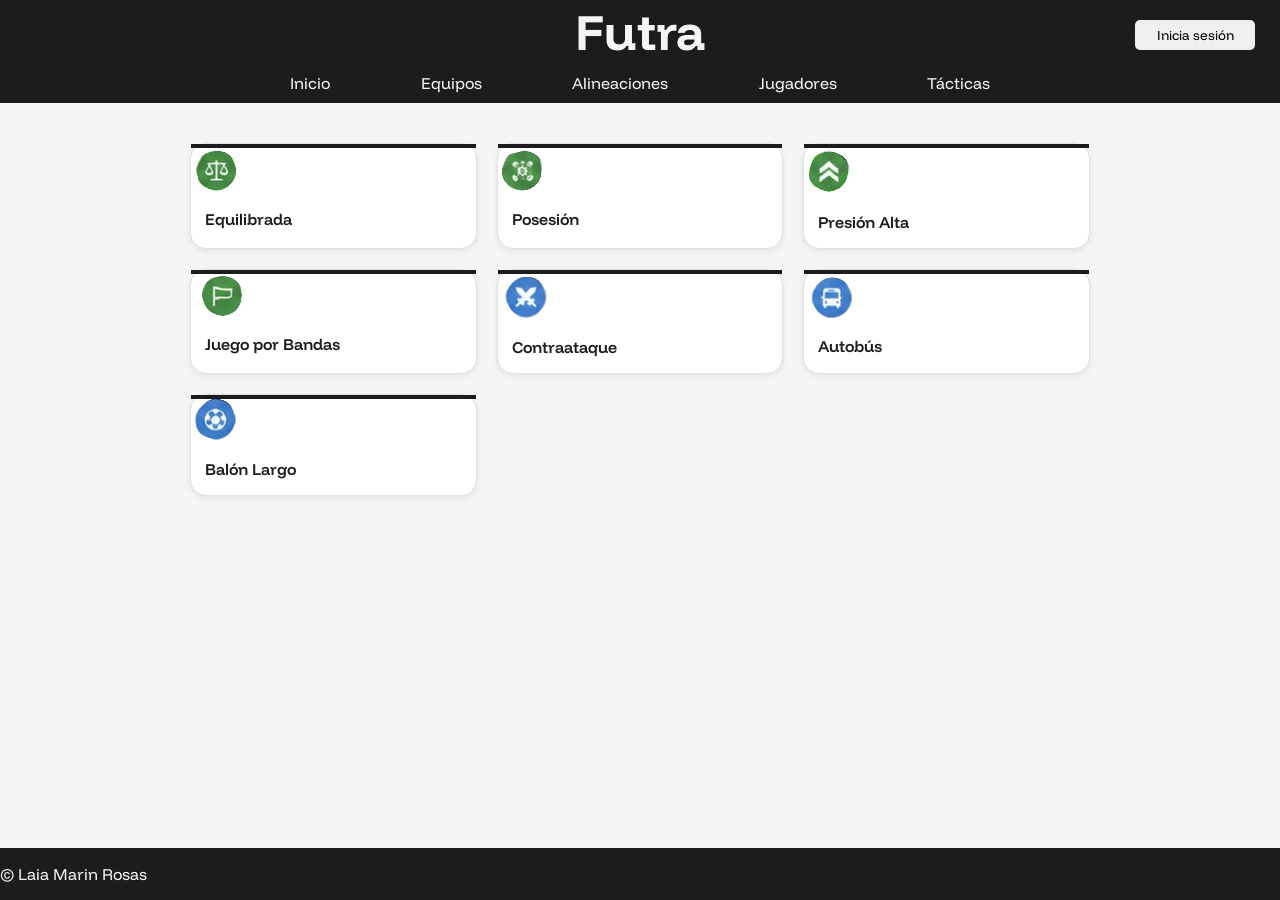
<file: tacticas_pack/tacticas.html>
<!DOCTYPE html>
<html lang="es">
<head>
    <meta charset="UTF-8">
    <meta name="viewport" content="width=device-width, initial-scale=1.0">
    <title>Futra - Tácticas</title>

    <link rel="preconnect" href="https://fonts.googleapis.com">
    <link rel="preconnect" href="https://fonts.gstatic.com" crossorigin>
    <link href="https://fonts.googleapis.com/css2?family=Funnel+Display&display=swap" rel="stylesheet">

    <link rel="stylesheet" href="tacticas.css">
</head>

<body>

<header>
    <section class="header_container">
        <a href="../index.html"><h1>Futra</h1></a>

        <nav>
            <ul class="nav_list">
                <a href="../index.html"><li>Inicio</li></a>
                <a href="../equipos_pack/equipos.html"><li>Equipos</li></a>
                <a href="../alineaciones_pack/alineaciones.html"><li>Alineaciones</li></a>
                <a href="../jugadores_pack/jugadores.html"><li>Jugadores</li></a>
                <a href="tacticas.html"><li>Tácticas</li></a>
            </ul>
        </nav>
    </section>

    <a href="../inicioSesion_pack/inicioSesion.html">
        <button class="login_button">Inicia sesión</button>
    </a>
</header>

<main>
    <section class="tacticas_container">

        <div class="tacticas_grid">

            <a class="tactica_card">
                <div class="card_accent"></div>
                <div class="card_image">
                    <img src="tacticas_img/equilibrada.png" alt="Equilibrada">
                </div>
                <div class="card_info">
                    <p class="card_title">Equilibrada</p>
                </div>
            </a>

            <a class="tactica_card">
                <div class="card_accent"></div>
                <div class="card_image">
                    <img src="tacticas_img/posesion.png" alt="Posesión">
                </div>
                <div class="card_info">
                    <p class="card_title">Posesión</p>
                </div>
            </a>

            <a class="tactica_card">
                <div class="card_accent"></div>
                <div class="card_image">
                    <img src="tacticas_img/presionAlta.png" alt="Presión Alta">
                </div>
                <div class="card_info">
                    <p class="card_title">Presión Alta</p>
                </div>
            </a>

            <a class="tactica_card">
                <div class="card_accent"></div>
                <div class="card_image">
                    <img src="tacticas_img/bandas.png" alt="Juego por Bandas">
                </div>
                <div class="card_info">
                    <p class="card_title">Juego por Bandas</p>
                </div>
            </a>

            <a class="tactica_card">
                <div class="card_accent"></div>
                <div class="card_image">
                    <img src="tacticas_img/contraataque.png" alt="Contraataque">
                </div>
                <div class="card_info">
                    <p class="card_title">Contraataque</p>
                </div>
            </a>

            <a class="tactica_card">
                <div class="card_accent"></div>
                <div class="card_image">
                    <img src="tacticas_img/autobus.png" alt="Autobús">
                </div>
                <div class="card_info">
                    <p class="card_title">Autobús</p>
                </div>
            </a>

            <a class="tactica_card">
                <div class="card_accent"></div>
                <div class="card_image">
                    <img src="tacticas_img/balonLargo.png" alt="Balón Largo">
                </div>
                <div class="card_info">
                    <p class="card_title">Balón Largo</p>
                </div>
            </a>

        </div>

    </section>
</main>

<footer>
    <p class="footer_text">© Laia Marin Rosas</p>
</footer>

</body>
</html>
</file>
<file: alineaciones_pack/alineaciones.css>
body {
    margin: 0;
    font-family: "Funnel Display", sans-serif;
    background-color: whitesmoke;
}

/* header */
header {
    background-color: #1C1C1E;
    color: whitesmoke;
    margin: 0;
    display: flex;
    justify-content: center;
    align-items: center;
    position: relative; /*como un fondo para los absolute*/
}

.section1_header_inicio {
    width: 700px;
    display: flex;
    flex-direction: column; /*direccion columna*/
    align-items: center;
    justify-content: center;
}

.section1_header_inicio a {
    text-decoration: none;
    color: whitesmoke;
}

h1 {
    font-size: 50px;
    margin: 0;
    color: whitesmoke;
}

.boton_sesion {
    height: 30px;
    width: 120px;
    font-size: 15px;
    border-radius: 5px;
    position: absolute;
    right: 25px;
    border: none;
    font-family: "Funnel Display", sans-serif;
}

.boton_sesion:hover {
    cursor: pointer;
    background-color: #d4d4d4;
}

.lista_nav {
    width: 700px;
    margin-top: 7px;
    margin-bottom: 5px;
    list-style: none;
    display: flex;
    justify-content: space-between;
    padding: 0;
}

.lista_nav a {
    text-decoration: none;
    color: whitesmoke;
}


/* main */
main {
    display: flex;
    justify-content: center;
    padding: 40px;
}

.contenedor_alineaciones {
    width: 900px;
}

.alineaciones_grid {
    display: grid; /*crea como una cuadricula*/
    grid-template-columns: repeat(3, 1fr); /*repite 3 veces*/
    gap: 20px;
}

.alineacion_nueva_link {
    text-decoration: none;
}

.alineacion_nueva {
    background-color: #ffffff;
    border: 1.5px dashed #d0d0d0;
    border-radius: 16px;
    height: 100%;
    min-height: 210px;
    display: flex;
    flex-direction: column;
    align-items: center;
    justify-content: center;
    gap: 10px;
    cursor: pointer;
}

.alineacion_nueva:hover {
    border-color: #1C1C1E;
    transform: translateY(-3px); /*transicion*/
}

.alineacion_nueva_circulo {
    width: 44px;
    height: 44px;
    border-radius: 50%;
    background-color: #1C1C1E;
    display: flex;
    align-items: center;
    justify-content: center;
}

.alineacion_plus {
    font-size: 26px;
    color: #ffffff;
    line-height: 1;
    margin: 0;
    padding-bottom: 2px;
}

.alineacion_nueva_texto {
    font-size: 13px;
    color: #888888;
    margin: 0;
    font-family: "Funnel Display", sans-serif;
}

/* tarjetas de alineación */
.alineacion_card {
    background-color: #ffffff;
    border: 1px solid #e0e0e0;
    border-radius: 16px;
    overflow: hidden;
    display: flex;
    flex-direction: column;
    cursor: pointer;
    box-shadow: 0px 2px 6px rgba(0, 0, 0, 0.06); /*sombra*/
    transition: transform 0.25s ease, box-shadow 0.25s ease; /*trasnsicion*/
}

.alineacion_card:hover {
    transform: translateY(-4px); /*mueve 4px*/
    box-shadow: 0px 8px 20px rgba(0, 0, 0, 0.12); /*animacion sombra*/
}

.alineacion_acento {
    height: 4px;
    background-color: #1C1C1E;
}

.alineacion_campo {
    padding: 12px 12px 0;
}

.alineacion_img {
    width: 100%;
    height: 130px;
    border-radius: 8px;
}

.alineacion_info {
    padding: 10px 14px 16px;
    display: flex;
    flex-direction: column;
    gap: 2px;
}

.alineacion_formacion {
    font-size: 11px;
    color: #888888;
    letter-spacing: 0.05em;
}

.alineacion_nombre {
    font-size: 16px;
    font-weight: 600;
    color: #1C1C1E;
    margin: 0;
}

/* footer */
footer {
    background-color: #1C1C1E;
    color: whitesmoke;
    margin: 0;
    position: fixed; /*deja el footer fijo*/
    bottom: 0; /*deja el footer abajo*/
    left: 0;
    width: 100%; /*ocupa todo el ancho*/
}

.p_footer {
    margin: 0;
    padding: 5px;
    display: flex;
    justify-content: center;
}
</file>
<file: equipos_pack/equipos.css>
body {
    margin: 0;
    font-family: "Funnel Display", sans-serif;
    background-color: whitesmoke;
}

/* header */
header {
    background-color: #1C1C1E;
    color: whitesmoke;
    margin: 0;
    display: flex;
    justify-content: center;
    align-items: center;
    position: relative; /*como un fondo para los absolute*/
}

.section1_headerIncio {
    width: 700px;
    display: flex;
    flex-direction: column; /*direccion columna*/
    align-items: center;
    justify-content: center;
}

.section1_headerIncio a {
    text-decoration: none;
    color: whitesmoke;
}

h1 {
    font-size: 50px;
    margin: 0;
    color: whitesmoke;
}

.button_incioSesion {
    height: 30px;
    width: 120px;
    font-size: 15px;
    border-radius: 5px;
    position: absolute; /*se meve libre por el relative*/
    top: 5;
    right: 0;
    margin-right: 25px;
    border-style: none;
    margin-top: -15px;
}

button:hover {
    cursor: pointer;
    background-color: #d4d4d4;
}

.li_nav {
    width: 700px;
    margin-top: 7px;
    margin-bottom: 5px;
    list-style: none;
    display: flex;
    justify-content: space-between;
}

/* main */
main {
    display: flex;
    align-items: flex-start;
    justify-content: center;
    gap: 32px;
    padding: 40px;
}

/* filtros */
.col_filtros {
    width: 180px;
    flex-shrink: 0;
    display: flex;
    flex-direction: column;
    gap: 10px;
}

.input_filtrosEquipos {
    height: 34px;
    border: 1px solid #e0e0e0;
    border-radius: 8px;
    padding: 0 12px;
    font-size: 13px;
    font-family: "Funnel Display", sans-serif;
    background-color: #ffffff;
    color: #1C1C1E;
    width: 100%;
}

.select_filtroEquipos {
    height: 34px;
    border: 1px solid #e0e0e0;
    border-radius: 8px;
    padding: 0 10px;
    font-size: 13px;
    font-family: "Funnel Display", sans-serif;
    background-color: #ffffff;
    color: #555555;
    cursor: pointer;
    width: 100%;
}

/* grid equipos */
.container_escuadosEquipos {
    display: grid; /*canvierte como en cuadricula*/
    grid-template-columns: repeat(5, 200px); /*5 filas de 200px*/
    gap: 16px;
    align-content: start;
    justify-content: center;
}

/* tarjeta equipo */
.equipo_card {
    background-color: #ffffff;
    border: 1px solid #e0e0e0;
    border-radius: 14px;
    overflow: hidden;
    display: flex;
    flex-direction: column;
    align-items: center;
    cursor: pointer;
    box-shadow: 0px 2px 6px rgba(0, 0, 0, 0.05); /*sombra*/
    transition: transform 0.25s ease, box-shadow 0.25s ease; /*animacion*/
    width: 200px;
    height: 200px;
}

.equipo_card:hover {
    transform: translateY(-4px); /*mueve la targeta 4px arriba*/
    box-shadow: 0px 8px 20px rgba(0, 0, 0, 0.12); /*animacion sombra*/
}

.equipo_acento {
    width: 100%;
    height: 4px;
    background-color: #1C1C1E;
    flex-shrink: 0;
}

.equipo_escudo_wrap {
    flex: 1;
    display: flex;
    align-items: center;
    justify-content: center;
}

.equipo_escudo {
    width: 70px;
    height: 70px;
    object-fit: contain; /*deja los objetos fijos*/
}

.equipo_body {
    width: 100%;
    padding: 0 12px 12px;
    display: flex;
    flex-direction: column;
    align-items: center;
    gap: 8px;
}

.equipo_nombre {
    font-size: 13px;
    font-weight: 600;
    color: #1C1C1E;
    margin: 0;
    text-align: center;
}

.equipo_meta {
    display: flex;
    align-items: center;
    justify-content: center;
    gap: 8px;
}

.grl_equipos {
    font-size: 12px;
    font-weight: 600;
    padding: 3px 8px;
    border-radius: 6px;
}

.grl_equipos p {
    margin: 0;
}

.media80 {
    background-color: #e8f5e9;
    color: #2e7d32;
}

.media70 {
    background-color: #fff8e1;
    color: #f57f17;
}

.equipo_iconos {
    display: flex;
    align-items: center;
    gap: 6px;
}

.laliga_logo img {
    height: 16px;
    width: auto;
}

.banderaEspana img {
    height: 12px;
    width: auto;
    display: block;
}

/* footer */
footer {
    background-color: #1C1C1E;
    color: whitesmoke;
    margin: 0;
    position: fixed; /*deja el footer fijo*/
    bottom: 0; /*deja el footer abajo*/
    left: 0;
    width: 100%; /*ocupa todo el ancho*/
}

.p_footer {
    margin: 0;
    padding: 5px;
    display: flex;
    justify-content: center;
}
</file>
<file: inicioSesion_pack/incioSesion.css>
body {
    margin: 0;
    font-family: "Funnel Display", sans-serif;
    background-color: whitesmoke;
}

/*header*/
header {
    background-color: #1C1C1E;
    color: whitesmoke;
    margin: 0;
    display: flex;
    justify-content: center;
    align-items: center;
    position: relative;
    border-bottom: solid 1px #3A3A3C;
}

header a {
    text-decoration: none;
    color: whitesmoke;
}

h1 {
    font-size: 50px;
    margin: 5px;
}

.button_incioSesion {
    height: 35px;
    width: 130px;
    font-size: 15px;
    border-radius: 20px;
    position: absolute;
    top: 50%;
    transform: translateY(-50%);
    right: 25px;
    border: solid 2px whitesmoke;
    background-color: whitesmoke;
    color: #1C1C1E;
    font-family: "Funnel Display", sans-serif;
}

.button_incioSesion:hover {
    background-color: transparent;
    color: whitesmoke;
    cursor: pointer;
}

/*main*/
main {
    display: flex;
    justify-content: center;
}

.form_inicioSesion {
    background-color: #2C2C2E;
    width: 700px;
    height: 500px;
    margin-top: 100px;
    margin-bottom: 100px;
    border-radius: 25px;
    display: flex;
    flex-direction: column;
    align-items: center;
    justify-content: center;
    gap: 15px;
    font-size: 25px;
    color: whitesmoke;
    box-shadow: 0px 8px 24px rgba(0, 0, 0, 0.5);
}

.form_inicioSesion input {
    width: 400px;
    padding: 10px;
    border-radius: 8px;
    font-family: "Funnel Display", sans-serif;
    font-size: 16px;
    background-color: whitesmoke;
    border: none;
    color: #3A3A3C;
    box-shadow: 0px 4px 8px rgba(0, 0, 0, 0.3);
}

.form_inicioSesion input:focus {
    outline: solid 2px #0A84FF;
}

.button_inciaSesion {
    border-radius: 15px;
    width: 170px;
    height: 50px;
    font-size: 20px;
    background-color: #0A84FF;
    color: white;
    border: none;
    font-family: "Funnel Display", sans-serif;
    box-shadow: 0px 4px 8px rgba(0, 0, 0, 0.3);
}

.button_registrate {
    border-radius: 15px;
    width: 125px;
    height: 30px;
    background-color: transparent;
    border: solid 2px whitesmoke;
    color: whitesmoke;
    font-family: "Funnel Display", sans-serif;
}

.p_incioSesion {
    font-size: 17px;
    margin-top: 70px;
    margin-bottom: 0;
    color: #AEAEB2;
}

/*footer*/
footer {
    background-color: #1C1C1E;
    color: whitesmoke;
    margin: 0;
    position: fixed;
    bottom: 0;
    left: 0;
    width: 100%;
    border-top: solid 1px #3A3A3C;
}

.p_footer {
    margin: 0;
    padding: 5px;
    display: flex;
    justify-content: center;
}
</file>
<file: jugadores_pack/jugadores.css>
body {
    margin: 0;
    font-family: "Funnel Display", sans-serif;
    background-color: whitesmoke;
}

/* header */
header {
    background-color: #1C1C1E;
    color: whitesmoke;
    margin: 0;
    display: flex;
    justify-content: center; /*centra horizontalmente*/
    align-items: center; /*centra verticalmente*/
    position: relative; /*como un fondo para los absolute*/
}

.section1_headerIncio {
    width: 700px;
    display: flex;
    flex-direction: column;
    align-items: center;
    justify-content: center;
}

.section1_headerIncio a {
    text-decoration: none; /*quitar subrayado*/
    color: whitesmoke;
}

h1 {
    font-size: 50px;
    margin: 0;
    color: whitesmoke;
}

.button_incioSesion {
    height: 30px;
    width: 120px;
    font-size: 15px;
    border-radius: 5px;
    position: absolute; /*se meve libre por el relative*/
    right: 25px;
    border: none;
    font-family: "Funnel Display", sans-serif;
}

.button_incioSesion:hover {
    cursor: pointer; /*cambia el cursor*/
    background-color: #d4d4d4; /*cambia el color al pasar el raton*/
}

.li_nav {
    width: 700px;
    margin-top: 7px;
    margin-bottom: 5px;
    list-style: none; /*quita los puntos de la lista*/
    display: flex;
    justify-content: space-between;
    padding: 0;
}

.li_nav a {
    text-decoration: none;
    color: whitesmoke;
}

/* main */
main {
    display: flex;
    align-items: flex-start; /*alinea al principio*/
    justify-content: center;
    gap: 32px;
    padding: 40px;
}

/* filtros */
.col_filtros {
    width: 180px;
    display: flex;
    flex-direction: column;
    gap: 10px;
}

.input_filtrosJugadores {
    height: 34px;
    border: 1px solid #e0e0e0;
    border-radius: 8px;
    padding: 0 12px;
    font-size: 13px;
    font-family: "Funnel Display", sans-serif;
    background-color: #ffffff;
    color: #1C1C1E;
    width: 100%;
}

.select_filtroJugadores {
    height: 34px;
    border: 1px solid #e0e0e0;
    border-radius: 8px;
    padding: 0 10px;
    font-size: 13px;
    font-family: "Funnel Display", sans-serif;
    background-color: #ffffff;
    color: #555555;
    cursor: pointer;
    width: 100%;
}

/* grid jugadores */
.container_jugadores {
    display: grid; /*transforma en cuadricula*/
    grid-template-columns: repeat(5, 200px); /*crea 5 columnas de 200px*/
    gap: 16px;
    align-content: start;
    justify-content: center;
}

/* card jugador */
.jugador_card {
    background-color: #ffffff;
    border: 1px solid #e0e0e0;
    border-radius: 14px;
    display: flex;
    flex-direction: column;
    align-items: center;
    cursor: pointer;
    box-shadow: 0px 2px 6px rgba(0, 0, 0, 0.05);
    transition: transform 0.25s ease, box-shadow 0.25s ease;
    width: 200px;
    height: 200px;
}

.jugador_card:hover {
    transform: translateY(-4px); /*transicion*/
    box-shadow: 0px 8px 20px rgba(0, 0, 0, 0.12); /*sombra*/
}

.jugador_acento {
    width: 100%;
    height: 4px;
    background-color: #1C1C1E;
}

.jugador_img_wrap {
    flex: 1;
    display: flex;
    align-items: center;
    justify-content: center;
}

.jugador_img {
    width: 90px;
    height: 90px;
    object-fit: contain; /*mantiene las img del mismo tamaño*/
}

.jugador_body {
    width: 100%;
    padding: 0 12px 12px;
    display: flex;
    flex-direction: column;
    align-items: center;
    gap: 8px;
}

.jugador_nombre {
    font-size: 13px;
    font-weight: 600;
    color: #1C1C1E;
    margin: 0;
    text-align: center;
}

.jugador_meta {
    display: flex;
    align-items: center;
    justify-content: center;
    gap: 8px;
}

/* media */
.grl_jugador {
    font-size: 12px;
    font-weight: 600;
    padding: 3px 8px;
    border-radius: 6px;
}

.grl_jugador p {
    margin: 0;
}

.media90 {
    background-color: #dcedc8;
    color: #558b2f;
}

.media80 {
    background-color: #e8f5e9;
    color: #2e7d32;
}

.media70 {
    background-color: #fff8e1;
    color: #f57f17;
}

/* posición */
.posicion_jugador {
    background-color: #1C1C1E;
    border-radius: 6px;
    padding: 3px 7px;
}

.posicion_jugador p {
    margin: 0;
    color: white;
    font-size: 11px;
    font-weight: 600;
}

/* bandera */
.banderaJugador img {
    width: 18px;
    height: 18px;
    object-fit: contain; /*mantiene las img del mismo tamaño*/
}

/* footer */
footer {
    background-color: #1C1C1E;
    color: whitesmoke;
    margin: 0;
    position: fixed; /*deja el footer fijo*/
    bottom: 0; /*deja el footer abajo*/
    left: 0;
    width: 100%; /*ocupa todo el ancho*/
}

.p_footer {
    margin: 0;
    padding: 5px;
    display: flex;
    justify-content: center;
}
</file>
<file: tacticas_pack/tacticas.css>
body {
    margin: 0;
    font-family: "Funnel Display", sans-serif;
    background-color: whitesmoke;
}

/*main*/
header {
    background-color: #1C1C1E;
    color: whitesmoke;
    display: flex;
    justify-content: center;
    align-items: center;
    position: relative; /*como un fondo para los absolute*/
}

.header_container {
    width: 700px;
    display: flex;
    flex-direction: column;
    align-items: center;
}

header a {
    text-decoration: none;
    color: whitesmoke;
}

h1 {
    font-size: 50px;
    margin: 0;
}

.login_button {
    position: absolute;
    right: 25px;
    top: 20px;
    height: 30px;
    width: 120px;
    border: none;
    border-radius: 5px;
    font-family: "Funnel Display", sans-serif;
}

.login_button:hover {
    cursor: pointer;
    background-color: #d4d4d4;
}

.nav_list {
    width: 700px;
    display: flex;
    justify-content: space-between;
    list-style: none;
    padding: 0;
    margin: 10px 0;
}

main {
    display: flex;
    justify-content: center;
    padding: 40px;
}

.tacticas_container {
    width: 900px;
}

.tacticas_grid {
    display: grid; /*lo convierte como un una cuadricula*/
    grid-template-columns: repeat(3, 1fr); /*repetir 3 veces*/
    gap: 20px;
}

.tactica_card {
    background-color: #ffffff;
    border-radius: 16px;
    border: 1px solid #e0e0e0;
    text-decoration: none;
    display: flex;
    flex-direction: column;
    cursor: pointer;
    box-shadow: 0px 2px 6px rgba(0,0,0,0.08); /*sombra*/
    transition: transform 0.25s ease, box-shadow 0.25s ease; /*transicion*/
}

.tactica_card:hover {
    transform: translateY(-4px); /*transicion*/
    box-shadow: 0px 10px 20px rgba(0,0,0,0.15); /*sombra*/
}

.card_accent {
    height: 4px;
    background-color: #1C1C1E;
}

.card_info {
    padding: 10px 14px 16px;
}

.card_title {
    font-size: 16px;
    font-weight: 600;
    color: #1C1C1E;
    margin: 0;
}

/* footer */
footer {
    background-color: #1C1C1E;
    color: whitesmoke;
    margin: 0;
    position: fixed; /*deja el footer fijo*/
    bottom: 0; /*deja el footer abajo*/
    left: 0;
    width: 100%; /*ocupa todo el ancho*/
}

.p_footer {
    margin: 0;
    padding: 5px;
    display: flex;
    justify-content: center;
}
</file>
